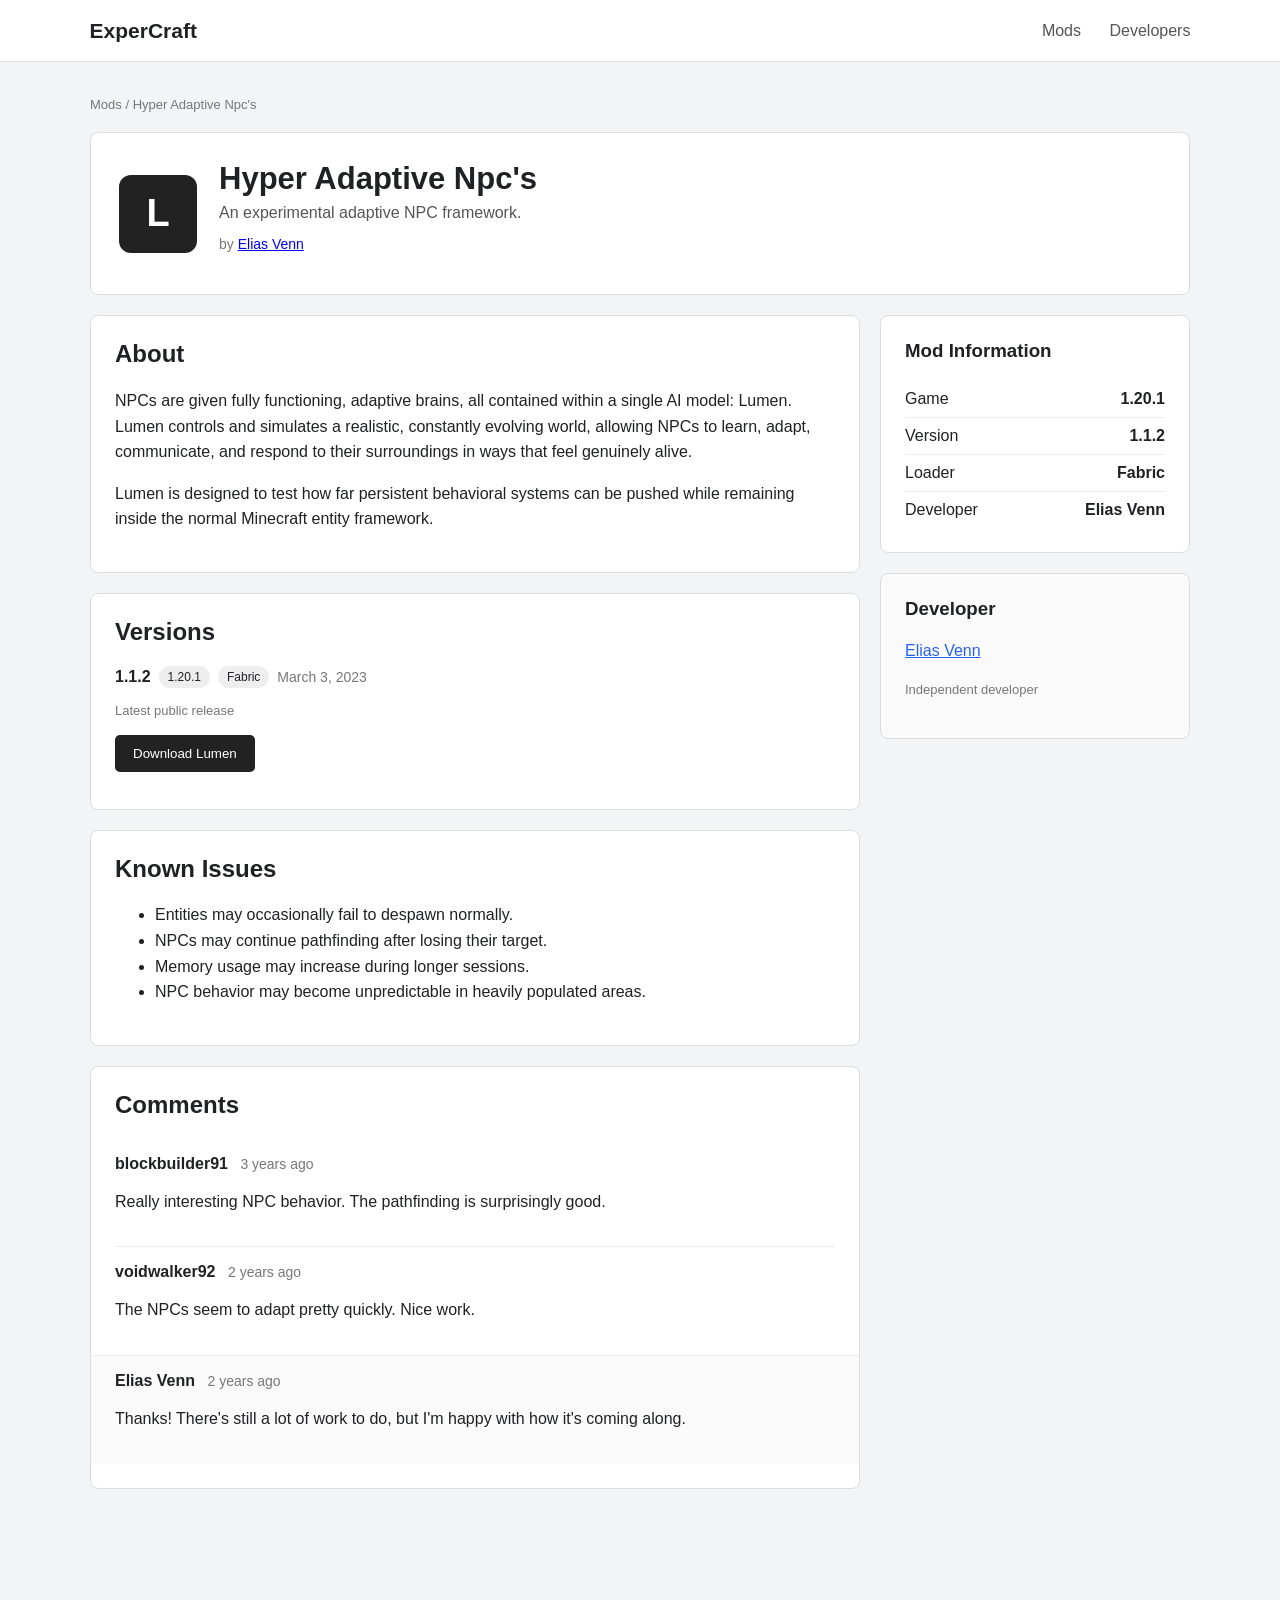
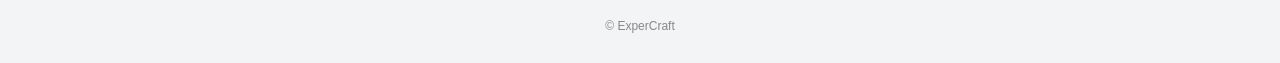
<file: index.html>
<!DOCTYPE html>
<html lang="en">
<head>
    <meta charset="UTF-8">
    <meta name="viewport" content="width=device-width, initial-scale=1.0">
    <title><span data-config="modName"></span> — <span data-config="websiteName"></span></title>
    <link rel="stylesheet" href="style.css">
</head>
<body>
<header>
    <div class="logo" data-config="websiteName"></div>
    <nav>
        <a href="index.html">Mods</a>
        <a href="elias.html">Developers</a>
    </nav>
</header>

<main>
    <div class="breadcrumbs">Mods / <span data-config="modName"></span></div>

    <section class="mod-header">
        <div class="icon">L</div>
        <div>
            <h1 data-config="modName"></h1>
            <p class="tagline" data-config="modTagline"></p>
            <p class="muted">by <a href="elias.html" data-config="developerName"></a></p>
        </div>
    </section>

    <div class="layout">
        <section>
            <div class="card">
                <h2>About</h2>
                <p data-config="modDescription"></p>
                <p>Lumen is designed to test how far persistent behavioral systems can be pushed while remaining inside the normal Minecraft entity framework.</p>
            </div>

            <div class="card">
                <h2>Versions</h2>

                <div class="version">
                    <strong data-config="modVersion"></strong>
                    <span class="pill" data-config="minecraftVersion"></span>
                    <span class="pill" data-config="loader"></span>
                    <span class="muted" data-config="releaseDate"></span>
                </div>

                <p class="small">Latest public release</p>

                <button id="downloadBtn">Download Lumen</button>
                <p id="downloadStatus" class="small"></p>
            </div>

            <div class="card">
                <h2>Known Issues</h2>

                <ul>
                    <li>Entities may occasionally fail to despawn normally.</li>
                    <li>NPCs may continue pathfinding after losing their target.</li>
                    <li>Memory usage may increase during longer sessions.</li>
                    <li>NPC behavior may become unpredictable in heavily populated areas.</li>
                </ul>
            </div>

            <div class="card comments">
                <h2>Comments</h2>

                <div class="comment">
                    <strong>blockbuilder91</strong>
                    <span class="muted">3 years ago</span>
                    <p>Really interesting NPC behavior. The pathfinding is surprisingly good.</p>
                </div>

                <div class="comment">
                    <strong>voidwalker92</strong>
                    <span class="muted">2 years ago</span>
                    <p>The NPCs seem to adapt pretty quickly. Nice work.</p>
                </div>

                <div class="comment developer-comment">
                    <strong>Elias Venn</strong>
                    <span class="muted">2 years ago</span>
                    <p>Thanks! There's still a lot of work to do, but I'm happy with how it's coming along.</p>
                </div>
            </div>
        </section>

        <aside>
            <div class="card">
                <h3>Mod Information</h3>

                <div class="info-row">
                    <span>Game</span>
                    <b data-config="minecraftVersion"></b>
                </div>

                <div class="info-row">
                    <span>Version</span>
                    <b data-config="modVersion"></b>
                </div>

                <div class="info-row">
                    <span>Loader</span>
                    <b data-config="loader"></b>
                </div>

                <div class="info-row">
                    <span>Developer</span>
                    <b data-config="developerName"></b>
                </div>
            </div>

            <div class="card subtle">
                <h3>Developer</h3>
                <p><a href="elias.html" data-config="developerName"></a></p>
                <p class="small">Independent developer</p>
            </div>
        </aside>
    </div>
</main>

<footer id="footer"></footer>

<script src="config.js"></script>
<script src="script.js"></script>
</body>
</html>
</file>
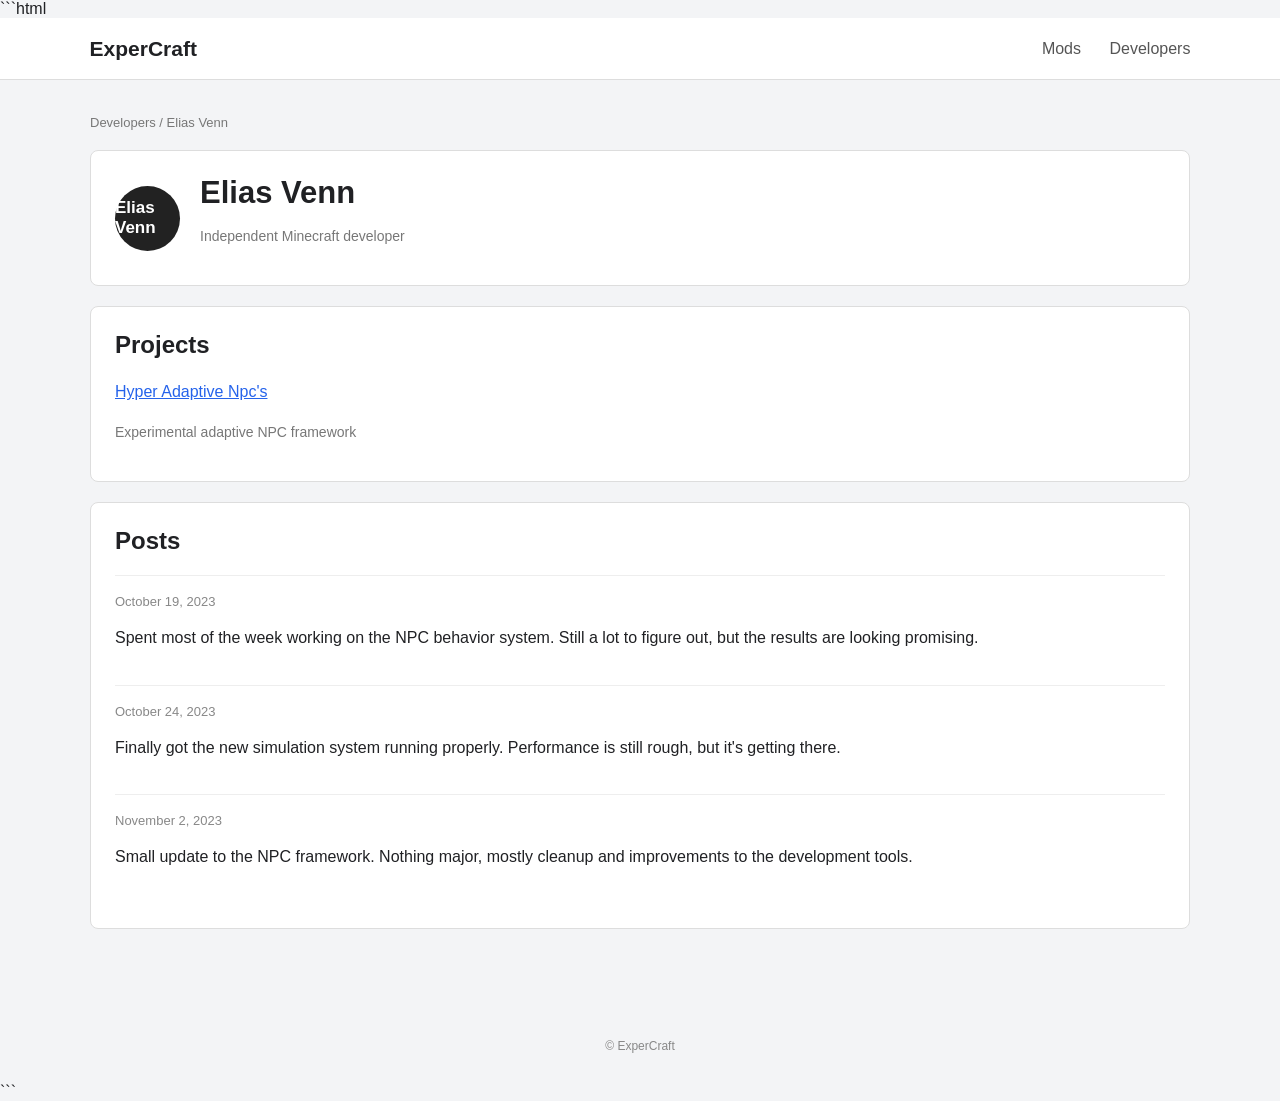
<file: elias.html>
```html
<!DOCTYPE html>
<html lang="en">
<head>
    <meta charset="UTF-8">
    <meta name="viewport" content="width=device-width, initial-scale=1.0">
    <title><span data-config="developerName"></span> — <span data-config="websiteName"></span></title>
    <link rel="stylesheet" href="style.css">
</head>
<body>
<header>
    <div class="logo" data-config="websiteName"></div>
    <nav>
        <a href="index.html">Mods</a>
        <a href="elias.html">Developers</a>
    </nav>
</header>

<main class="profile-page">
    <div class="breadcrumbs">Developers / <span data-config="developerName"></span></div>

    <section class="profile card">
        <div class="avatar" data-config="developerName"></div>
        <div>
            <h1 data-config="developerName"></h1>
            <p class="muted">Independent Minecraft developer</p>
        </div>
    </section>

    <section class="card">
        <h2>Projects</h2>
        <p><a href="index.html" data-config="modName"></a></p>
        <p class="muted">Experimental adaptive NPC framework</p>
    </section>

    <section class="card">
        <h2>Posts</h2>

        <article class="post">
            <div class="post-date">October 19, 2023</div>
            <p>Spent most of the week working on the NPC behavior system. Still a lot to figure out, but the results are looking promising.</p>
        </article>

        <article class="post">
            <div class="post-date">October 24, 2023</div>
            <p>Finally got the new simulation system running properly. Performance is still rough, but it's getting there.</p>
        </article>

        <article class="post">
            <div class="post-date">November 2, 2023</div>
            <p>Small update to the NPC framework. Nothing major, mostly cleanup and improvements to the development tools.</p>
        </article>
    </section>
</main>

<footer id="footer"></footer>

<script src="config.js"></script>
<script src="script.js"></script>
</body>
</html>
```
</file>
<file: style.css>
* {
    box-sizing: border-box;
}

body {
    margin: 0;
    font-family: Arial, Helvetica, sans-serif;
    background: #f3f4f6;
    color: #202124;
}

header {
    background: #ffffff;
    border-bottom: 1px solid #ddd;
    height: 62px;
    display: flex;
    align-items: center;
    justify-content: space-between;
    padding: 0 7%;
}

.logo {
    font-size: 21px;
    font-weight: 700;
}

nav a {
    color: #555;
    text-decoration: none;
    margin-left: 24px;
}

nav a:hover,
a:hover {
    text-decoration: underline;
}

main {
    width: min(1100px, 90%);
    margin: 35px auto 80px;
}

.breadcrumbs {
    color: #777;
    font-size: 13px;
    margin-bottom: 20px;
}

.mod-header {
    background: #fff;
    border: 1px solid #ddd;
    padding: 28px;
    display: flex;
    gap: 22px;
    align-items: center;
    border-radius: 8px;
    margin-bottom: 20px;
}

.icon {
    width: 78px;
    height: 78px;
    border-radius: 12px;
    background: #222;
    color: white;
    display: grid;
    place-items: center;
    font-size: 38px;
    font-weight: bold;
}

h1 {
    margin: 0 0 7px;
    font-size: 31px;
}

h2 {
    margin-top: 0;
}

h3 {
    margin-top: 0;
}

.tagline {
    margin: 0 0 8px;
    color: #555;
}

.muted {
    color: #777;
    font-size: 14px;
}

.small {
    color: #777;
    font-size: 13px;
}

.layout {
    display: grid;
    grid-template-columns: 1fr 310px;
    gap: 20px;
}

.card {
    background: white;
    border: 1px solid #ddd;
    border-radius: 8px;
    padding: 24px;
    margin-bottom: 20px;
}

.card p,
.card li {
    line-height: 1.6;
}

.card a {
    color: #2563eb;
}

.version {
    display: flex;
    align-items: center;
    gap: 8px;
    flex-wrap: wrap;
}

.pill {
    background: #eee;
    border-radius: 20px;
    padding: 4px 9px;
    font-size: 12px;
}

button {
    background: #222;
    color: #fff;
    border: 0;
    border-radius: 5px;
    padding: 11px 18px;
    cursor: pointer;
}

button:hover {
    opacity: .85;
}

.info-row {
    display: flex;
    justify-content: space-between;
    padding: 9px 0;
    border-bottom: 1px solid #eee;
}

.info-row:last-child {
    border-bottom: 0;
}

.subtle {
    background: #fafafa;
}

.arg-clue {
    border-color: #bbb;
}

code {
    background: #eee;
    padding: 3px 6px;
    border-radius: 3px;
}

.comment {
    border-top: 1px solid #eee;
    padding: 16px 0;
}

.comment:first-of-type {
    border-top: 0;
}

.comment strong {
    margin-right: 8px;
}

.developer-comment {
    background: #fafafa;
    margin: 0 -24px;
    padding: 16px 24px;
}

.profile {
    display: flex;
    align-items: center;
    gap: 20px;
}

.avatar {
    width: 65px;
    height: 65px;
    border-radius: 50%;
    background: #222;
    color: #fff;
    display: grid;
    place-items: center;
    font-weight: bold;
    font-size: 17px;
}

.post {
    border-top: 1px solid #eee;
    padding: 18px 0;
}

.post-date {
    color: #888;
    font-size: 13px;
    margin-bottom: 8px;
}

.redacted {
    color: #999;
    font-style: italic;
}

footer {
    text-align: center;
    color: #888;
    font-size: 12px;
    padding: 30px;
}

@media (max-width: 750px) {
    .layout {
        grid-template-columns: 1fr;
    }

    header {
        padding: 0 5%;
    }

    nav a {
        margin-left: 10px;
    }
}
</file>
